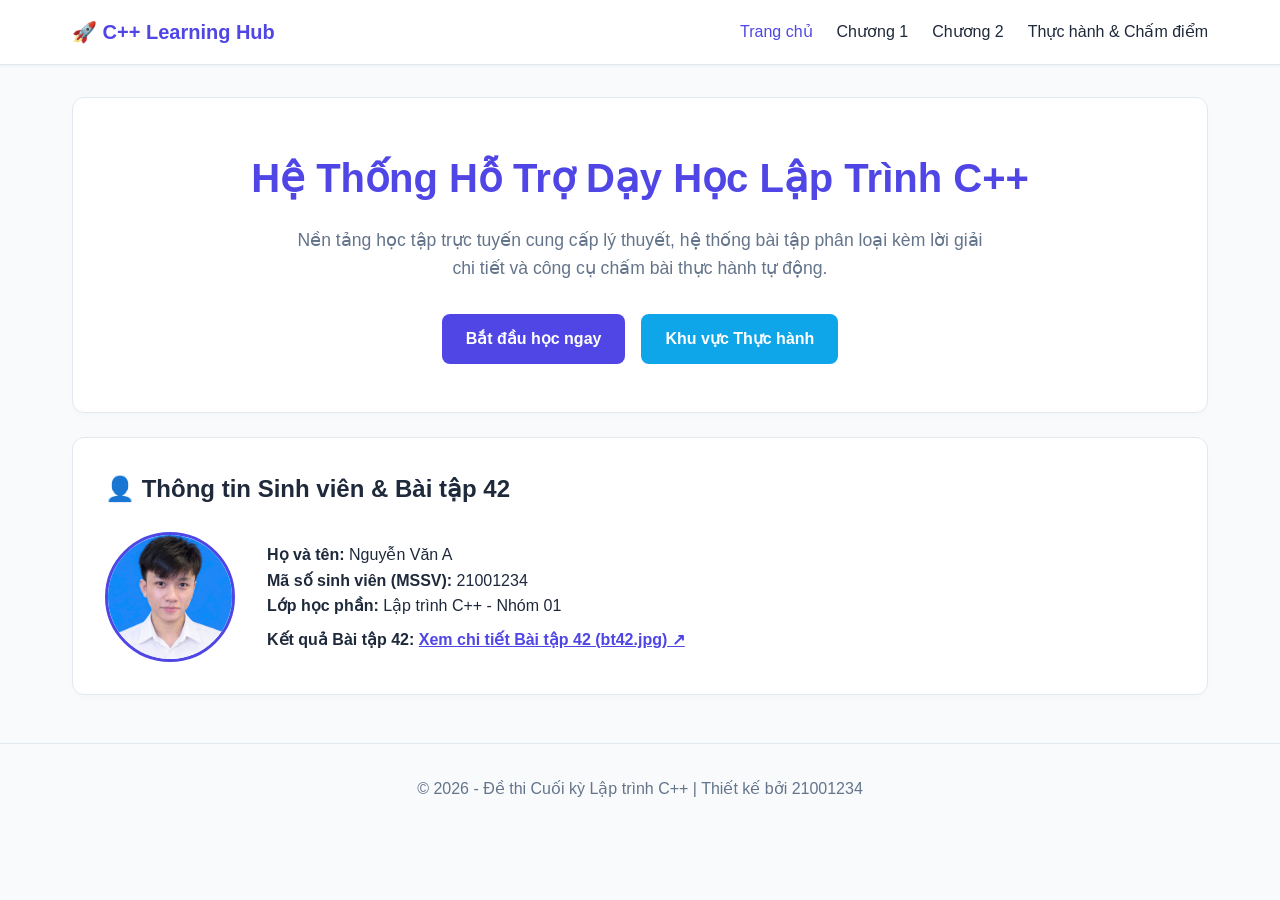
<file: index.html>
<!DOCTYPE html>
<html lang="vi">
<head>
    <meta charset="UTF-8">
    <meta name="viewport" content="width=device-width, initial-scale=1.0">
    <title>Hệ Thống Hỗ Trợ Dạy Học Lập Trình C++</title>
    <link rel="stylesheet" href="style.css">
</head>
<body>
    <header>
        <div class="nav-container">
            <a href="index.html" class="logo">🚀 C++ Learning Hub</a>
            <ul class="nav-links">
                <li><a href="index.html" class="active">Trang chủ</a></li>
                <li><a href="chuong1.html">Chương 1</a></li>
                <li><a href="chuong2.html">Chương 2</a></li>
                <li><a href="thuchanh.html">Thực hành & Chấm điểm</a></li>
            </ul>
        </div>
    </header>

    <div class="container">
        <div class="card" style="text-align: center; padding: 3rem 2rem;">
            <h1 style="font-size: 2.5rem; margin-bottom: 1rem; color: var(--primary-color);">Hệ Thống Hỗ Trợ Dạy Học Lập Trình C++</h1>
            <p style="color: var(--text-muted); font-size: 1.1rem; max-width: 700px; margin: 0 auto 2rem;">Nền tảng học tập trực tuyến cung cấp lý thuyết, hệ thống bài tập phân loại kèm lời giải chi tiết và công cụ chấm bài thực hành tự động.</p>
            <div style="display: flex; gap: 1rem; justify-content: center;">
                <a href="chuong1.html" class="btn">Bắt đầu học ngay</a>
                <a href="thuchanh.html" class="btn" style="background: #0ea5e9;">Khu vực Thực hành</a>
            </div>
        </div>

        <!-- Phần 2: Thông tin sinh viên & BT42 -->
        <div class="card">
            <h2>👤 Thông tin Sinh viên & Bài tập 42</h2>
            <div style="display: flex; gap: 2rem; align-items: center; margin-top: 1.5rem; flex-wrap: wrap;">
                <img src="avt.jpg" alt="Ảnh sinh viên" style="width: 130px; height: 130px; border-radius: 50%; object-fit: cover; border: 3px solid var(--primary-color);">
                <div>
                    <p><strong>Họ và tên:</strong> Nguyễn Văn A</p>
                    <p><strong>Mã số sinh viên (MSSV):</strong> 21001234</p>
                    <p><strong>Lớp học phần:</strong> Lập trình C++ - Nhóm 01</p>
                    <p style="margin-top: 0.5rem;"><strong>Kết quả Bài tập 42:</strong> <a href="bt42.jpg" target="_blank" style="color: var(--primary-color); text-decoration: underline; font-weight: 600;">Xem chi tiết Bài tập 42 (bt42.jpg) ↗</a></p>
                </div>
            </div>
        </div>
    </div>

    <footer>
        <p>&copy; 2026 - Đề thi Cuối kỳ Lập trình C++ | Thiết kế bởi 21001234</p>
    </footer>
</body>
</html>
</file>
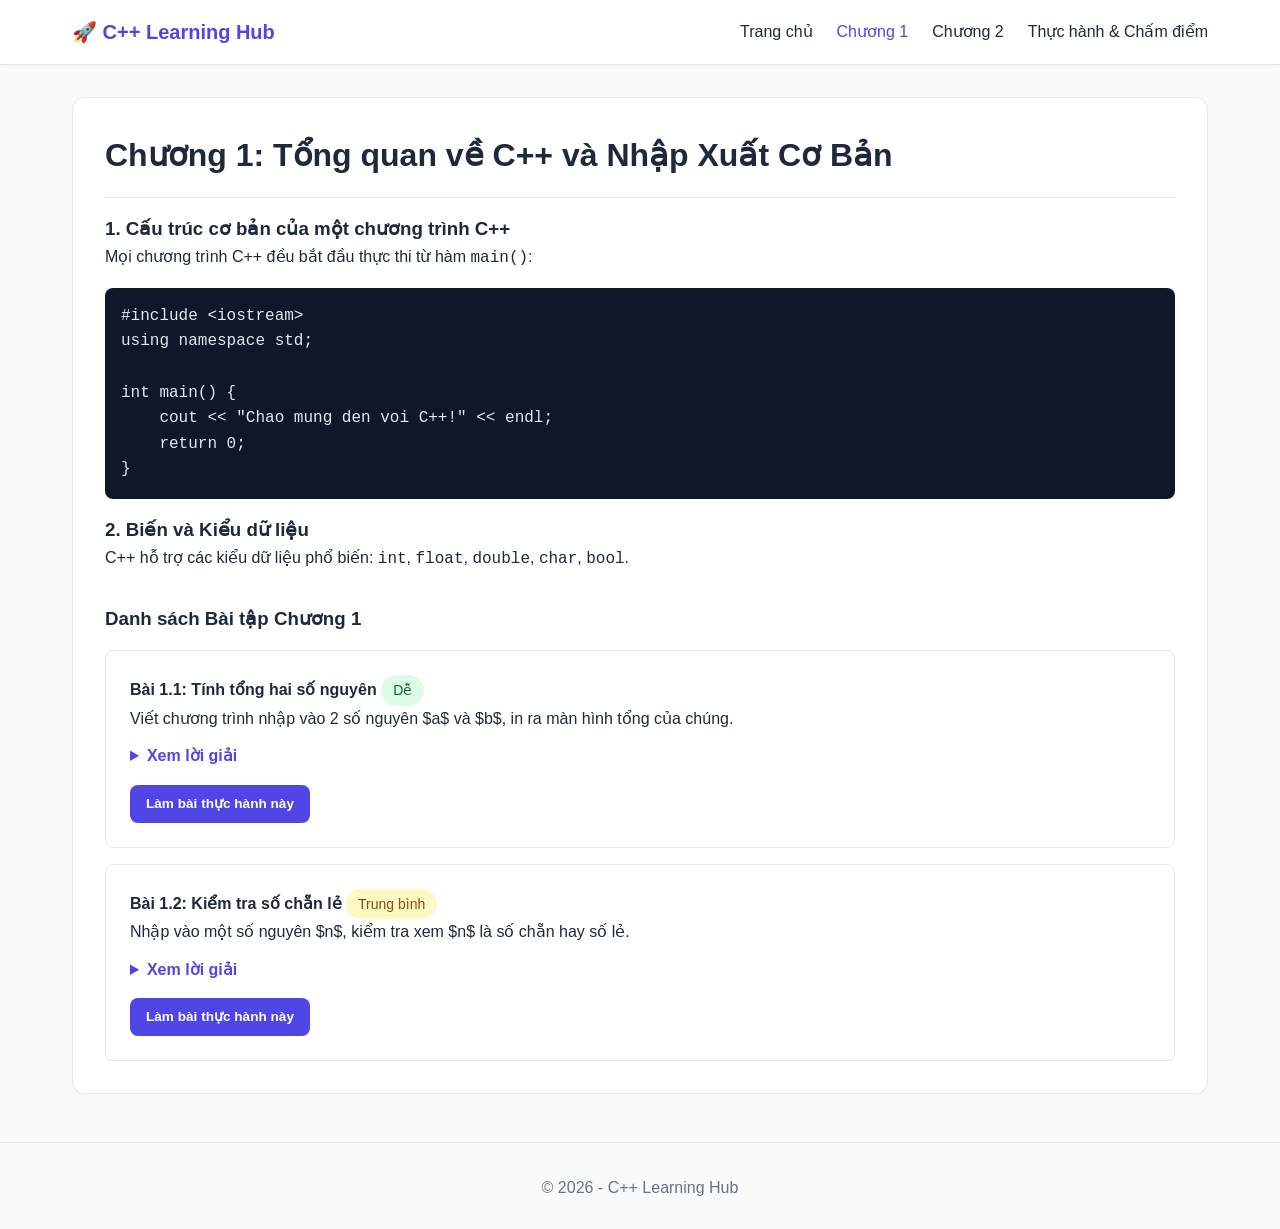
<file: chuong1.html>
<!DOCTYPE html>
<html lang="vi">
<head>
    <meta charset="UTF-8">
    <meta name="viewport" content="width=device-width, initial-scale=1.0">
    <title>Chương 1: Tổng quan C++ & Nhập Xuất</title>
    <link rel="stylesheet" href="style.css">
</head>
<body>
    <header>
        <div class="nav-container">
            <a href="index.html" class="logo">🚀 C++ Learning Hub</a>
            <ul class="nav-links">
                <li><a href="index.html">Trang chủ</a></li>
                <li><a href="chuong1.html" class="active">Chương 1</a></li>
                <li><a href="chuong2.html">Chương 2</a></li>
                <li><a href="thuchanh.html">Thực hành & Chấm điểm</a></li>
            </ul>
        </div>
    </header>

    <div class="container">
        <div class="card">
            <h1>Chương 1: Tổng quan về C++ và Nhập Xuất Cơ Bản</h1>
            <hr style="margin: 1rem 0; border: 0; border-top: 1px solid var(--border-color);">
            
            <h3>1. Cấu trúc cơ bản của một chương trình C++</h3>
            <p>Mọi chương trình C++ đều bắt đầu thực thi từ hàm <code>main()</code>:</p>
            <pre><code>#include &lt;iostream&gt;
using namespace std;

int main() {
    cout << "Chao mung den voi C++!" << endl;
    return 0;
}</code></pre>

            <h3>2. Biến và Kiểu dữ liệu</h3>
            <p>C++ hỗ trợ các kiểu dữ liệu phổ biến: <code>int</code>, <code>float</code>, <code>double</code>, <code>char</code>, <code>bool</code>.</p>

            <h3 style="margin-top: 2rem;">Danh sách Bài tập Chương 1</h3>
            
            <div style="margin-top: 1rem; border: 1px solid var(--border-color); border-radius: 8px; padding: 1.5rem; margin-bottom: 1rem;">
                <h4>Bài 1.1: Tính tổng hai số nguyên <span class="badge badge-easy">Dễ</span></h4>
                <p>Viết chương trình nhập vào 2 số nguyên $a$ và $b$, in ra màn hình tổng của chúng.</p>
                <details style="margin-top: 0.75rem;">
                    <summary style="cursor: pointer; color: var(--primary-color); font-weight: 600;">Xem lời giải</summary>
                    <pre><code>#include &lt;iostream&gt;
using namespace std;
int main() {
    int a, b;
    cin >> a >> b;
    cout << "Tong = " << a + b;
    return 0;
}</code></pre>
                </details>
                <a href="thuchanh.html?bai=1" class="btn" style="margin-top: 1rem; font-size: 0.85rem; padding: 0.5rem 1rem;">Làm bài thực hành này</a>
            </div>

            <div style="border: 1px solid var(--border-color); border-radius: 8px; padding: 1.5rem;">
                <h4>Bài 1.2: Kiểm tra số chẵn lẻ <span class="badge badge-medium">Trung bình</span></h4>
                <p>Nhập vào một số nguyên $n$, kiểm tra xem $n$ là số chẵn hay số lẻ.</p>
                <details style="margin-top: 0.75rem;">
                    <summary style="cursor: pointer; color: var(--primary-color); font-weight: 600;">Xem lời giải</summary>
                    <pre><code>#include &lt;iostream&gt;
using namespace std;
int main() {
    int n;
    cin >> n;
    if (n % 2 == 0) cout << n << " la so chan";
    else cout << n << " la so le";
    return 0;
}</code></pre>
                </details>
                <a href="thuchanh.html?bai=2" class="btn" style="margin-top: 1rem; font-size: 0.85rem; padding: 0.5rem 1rem;">Làm bài thực hành này</a>
            </div>
        </div>
    </div>

    <footer>
        <p>&copy; 2026 - C++ Learning Hub</p>
    </footer>
</body>
</html>
</file>
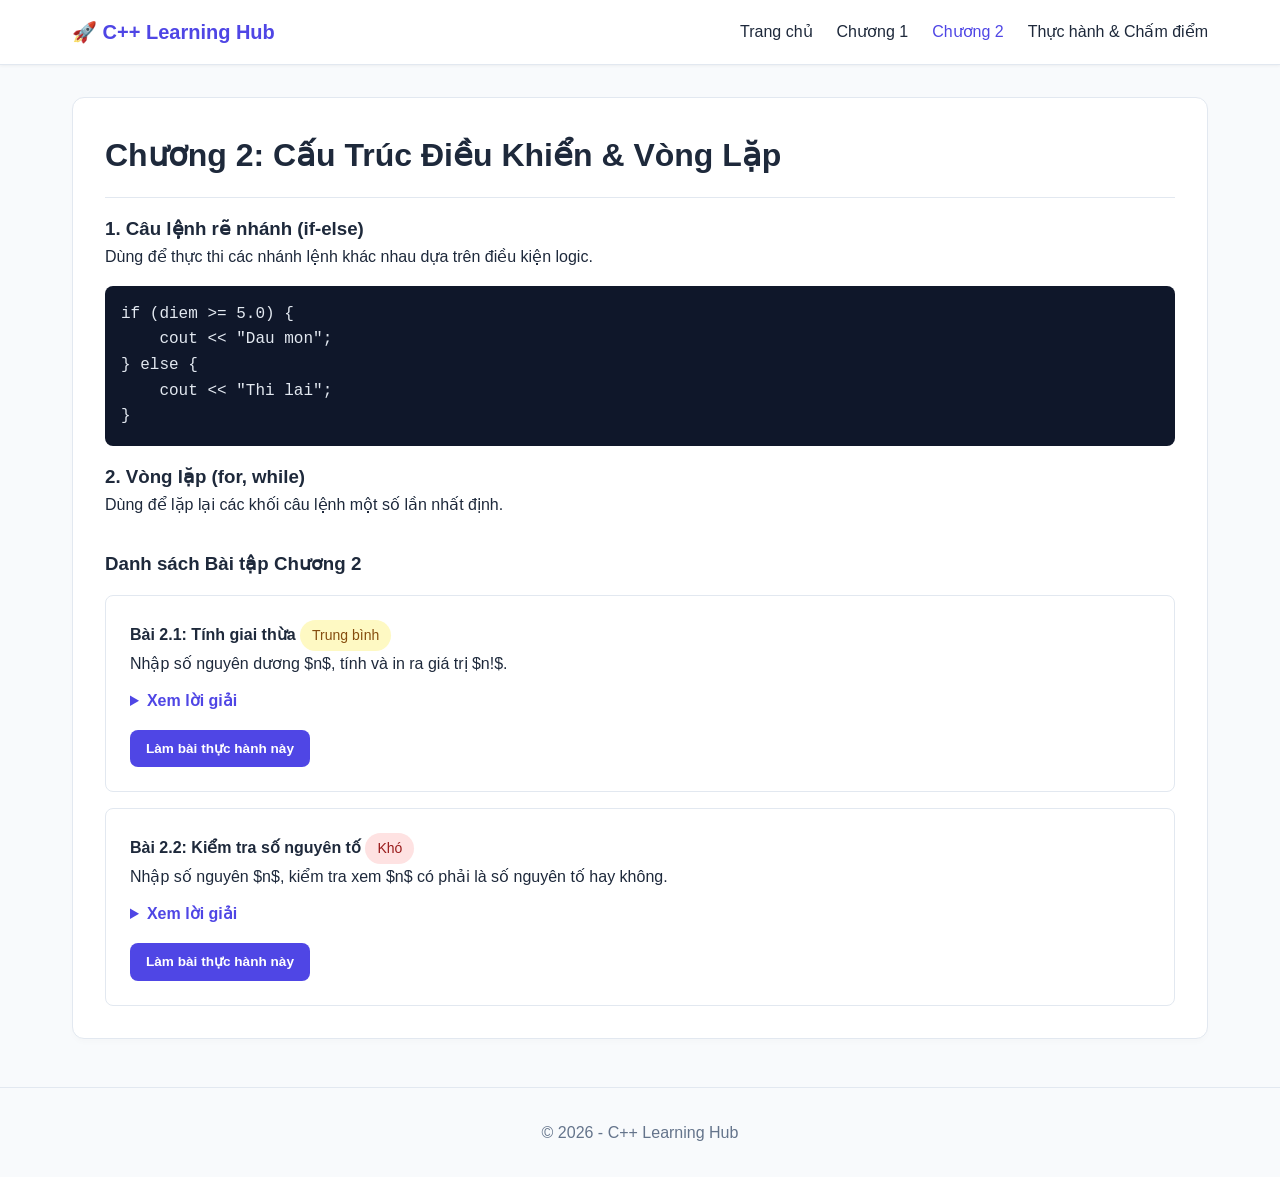
<file: chuong2.html>
<!DOCTYPE html>
<html lang="vi">
<head>
    <meta charset="UTF-8">
    <meta name="viewport" content="width=device-width, initial-scale=1.0">
    <title>Chương 2: Cấu Trúc Điều Khiển</title>
    <link rel="stylesheet" href="style.css">
</head>
<body>
    <header>
        <div class="nav-container">
            <a href="index.html" class="logo">🚀 C++ Learning Hub</a>
            <ul class="nav-links">
                <li><a href="index.html">Trang chủ</a></li>
                <li><a href="chuong1.html">Chương 1</a></li>
                <li><a href="chuong2.html" class="active">Chương 2</a></li>
                <li><a href="thuchanh.html">Thực hành & Chấm điểm</a></li>
            </ul>
        </div>
    </header>

    <div class="container">
        <div class="card">
            <h1>Chương 2: Cấu Trúc Điều Khiển & Vòng Lặp</h1>
            <hr style="margin: 1rem 0; border: 0; border-top: 1px solid var(--border-color);">
            
            <h3>1. Câu lệnh rẽ nhánh (if-else)</h3>
            <p>Dùng để thực thi các nhánh lệnh khác nhau dựa trên điều kiện logic.</p>
            <pre><code>if (diem >= 5.0) {
    cout << "Dau mon";
} else {
    cout << "Thi lai";
}</code></pre>

            <h3>2. Vòng lặp (for, while)</h3>
            <p>Dùng để lặp lại các khối câu lệnh một số lần nhất định.</p>

            <h3 style="margin-top: 2rem;">Danh sách Bài tập Chương 2</h3>
            
            <div style="margin-top: 1rem; border: 1px solid var(--border-color); border-radius: 8px; padding: 1.5rem; margin-bottom: 1rem;">
                <h4>Bài 2.1: Tính giai thừa <span class="badge badge-medium">Trung bình</span></h4>
                <p>Nhập số nguyên dương $n$, tính và in ra giá trị $n!$.</p>
                <details style="margin-top: 0.75rem;">
                    <summary style="cursor: pointer; color: var(--primary-color); font-weight: 600;">Xem lời giải</summary>
                    <pre><code>#include &lt;iostream&gt;
using namespace std;
int main() {
    int n;
    long long gt = 1;
    cin >> n;
    for(int i = 1; i <= n; i++) gt *= i;
    cout << "Giai thua = " << gt;
    return 0;
}</code></pre>
                </details>
                <a href="thuchanh.html?bai=3" class="btn" style="margin-top: 1rem; font-size: 0.85rem; padding: 0.5rem 1rem;">Làm bài thực hành này</a>
            </div>

            <div style="border: 1px solid var(--border-color); border-radius: 8px; padding: 1.5rem;">
                <h4>Bài 2.2: Kiểm tra số nguyên tố <span class="badge badge-hard">Khó</span></h4>
                <p>Nhập số nguyên $n$, kiểm tra xem $n$ có phải là số nguyên tố hay không.</p>
                <details style="margin-top: 0.75rem;">
                    <summary style="cursor: pointer; color: var(--primary-color); font-weight: 600;">Xem lời giải</summary>
                    <pre><code>#include &lt;iostream&gt;
#include &lt;cmath&gt;
using namespace std;
int main() {
    int n;
    cin >> n;
    if (n < 2) { cout << "Khong phai SNT"; return 0; }
    bool nt = true;
    for(int i = 2; i <= sqrt(n); i++) {
        if(n % i == 0) { nt = false; break; }
    }
    if(nt) cout << n << " la so nguyen to";
    else cout << n << " khong phai so nguyen to";
    return 0;
}</code></pre>
                </details>
                <a href="thuchanh.html?bai=4" class="btn" style="margin-top: 1rem; font-size: 0.85rem; padding: 0.5rem 1rem;">Làm bài thực hành này</a>
            </div>
        </div>
    </div>

    <footer>
        <p>&copy; 2026 - C++ Learning Hub</p>
    </footer>
</body>
</html>
</file>
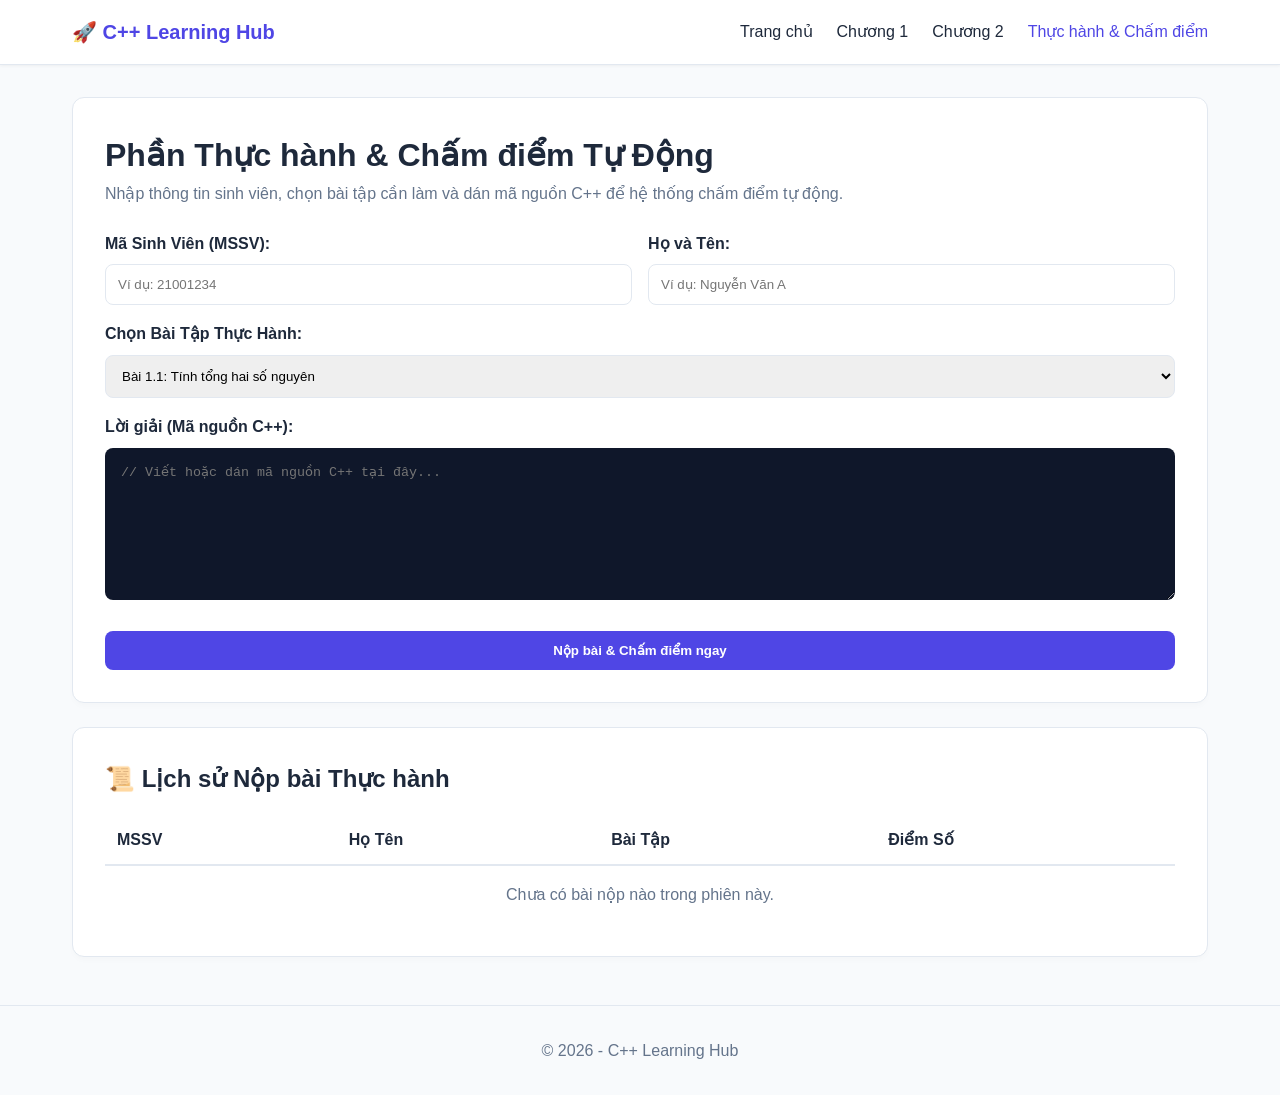
<file: thuchanh.html>
<!DOCTYPE html>
<html lang="vi">
<head>
    <meta charset="UTF-8">
    <meta name="viewport" content="width=device-width, initial-scale=1.0">
    <title>Phần Thực hành & Chấm điểm C++</title>
    <link rel="stylesheet" href="style.css">
</head>
<body>
    <header>
        <div class="nav-container">
            <a href="index.html" class="logo">🚀 C++ Learning Hub</a>
            <ul class="nav-links">
                <li><a href="index.html">Trang chủ</a></li>
                <li><a href="chuong1.html">Chương 1</a></li>
                <li><a href="chuong2.html">Chương 2</a></li>
                <li><a href="thuchanh.html" class="active">Thực hành & Chấm điểm</a></li>
            </ul>
        </div>
    </header>

    <div class="container">
        <div class="card">
            <h1>Phần Thực hành & Chấm điểm Tự Động</h1>
            <p style="color: var(--text-muted); margin-bottom: 1.5rem;">Nhập thông tin sinh viên, chọn bài tập cần làm và dán mã nguồn C++ để hệ thống chấm điểm tự động.</p>
            
            <form id="submitForm">
                <div style="display: grid; grid-template-columns: 1fr 1fr; gap: 1rem; margin-bottom: 1rem;">
                    <div>
                        <label style="display: block; font-weight: 600; margin-bottom: 0.5rem;">Mã Sinh Viên (MSSV):</label>
                        <input type="text" id="mssv" required placeholder="Ví dụ: 21001234" style="width: 100%; padding: 0.75rem; border: 1px solid var(--border-color); border-radius: 8px;">
                    </div>
                    <div>
                        <label style="display: block; font-weight: 600; margin-bottom: 0.5rem;">Họ và Tên:</label>
                        <input type="text" id="hoten" required placeholder="Ví dụ: Nguyễn Văn A" style="width: 100%; padding: 0.75rem; border: 1px solid var(--border-color); border-radius: 8px;">
                    </div>
                </div>

                <div style="margin-bottom: 1rem;">
                    <label style="display: block; font-weight: 600; margin-bottom: 0.5rem;">Chọn Bài Tập Thực Hành:</label>
                    <select id="baiTap" style="width: 100%; padding: 0.75rem; border: 1px solid var(--border-color); border-radius: 8px;">
                        <option value="1">Bài 1.1: Tính tổng hai số nguyên</option>
                        <option value="2">Bài 1.2: Kiểm tra số chẵn lẻ</option>
                        <option value="3">Bài 2.1: Tính giai thừa</option>
                        <option value="4">Bài 2.2: Kiểm tra số nguyên tố</option>
                    </select>
                </div>

                <div style="margin-bottom: 1.5rem;">
                    <label style="display: block; font-weight: 600; margin-bottom: 0.5rem;">Lời giải (Mã nguồn C++):</label>
                    <textarea id="sourceCode" rows="8" required placeholder="// Viết hoặc dán mã nguồn C++ tại đây..." style="width: 100%; padding: 1rem; font-family: 'Fira Code', monospace; background: var(--code-bg); color: var(--code-text); border-radius: 8px; border: none;"></textarea>
                </div>

                <button type="submit" class="btn" style="width: 100%;">Nộp bài & Chấm điểm ngay</button>
            </form>

            <div id="resultBox" style="display: none; margin-top: 2rem; padding: 1.5rem; border-radius: 8px; background: #f0fdf4; border: 1px solid #bbf7d0;">
                <h3 style="color: #166534; margin-bottom: 0.5rem;">Kết quả chấm bài</h3>
                <p id="resultScore" style="font-size: 1.25rem; font-weight: bold; color: #15803d;"></p>
                <p id="resultFeedback" style="margin-top: 0.5rem; color: #166534;"></p>
            </div>
        </div>

        <!-- Bảng lịch sử nộp bài -->
        <div class="card">
            <h2>📜 Lịch sử Nộp bài Thực hành</h2>
            <table style="width: 100%; margin-top: 1rem; border-collapse: collapse;">
                <thead>
                    <tr style="border-bottom: 2px solid var(--border-color); text-align: left;">
                        <th style="padding: 0.75rem;">MSSV</th>
                        <th style="padding: 0.75rem;">Họ Tên</th>
                        <th style="padding: 0.75rem;">Bài Tập</th>
                        <th style="padding: 0.75rem;">Điểm Số</th>
                    </tr>
                </thead>
                <tbody id="historyTable">
                    <tr>
                        <td colspan="4" style="padding: 1rem; text-align: center; color: var(--text-muted);">Chưa có bài nộp nào trong phiên này.</td>
                    </tr>
                </tbody>
            </table>
        </div>
    </div>

    <footer>
        <p>&copy; 2026 - C++ Learning Hub</p>
    </footer>

    <script>
        // Tự động nhận diện bài tập từ URL nếu bấm từ trang chương học
        const urlParams = new URLSearchParams(window.location.search);
        const bai = urlParams.get('bai');
        if(bai) { document.getElementById('baiTap').value = bai; }

        document.getElementById('submitForm').addEventListener('submit', function(e) {
            e.preventDefault();
            const mssv = document.getElementById('mssv').value;
            const hoten = document.getElementById('hoten').value;
            const baiTapText = document.getElementById('baiTap').options[document.getElementById('baiTap').selectedIndex].text;
            const code = document.getElementById('sourceCode').value;

            // Bộ chấm điểm tự động mô phỏng
            let score = 10;
            let feedback = "Mã nguồn hợp lệ, đúng cấu trúc hàm main và sử dụng tốt thư viện iostream.";
            
            if (!code.includes('#include')) {
                score -= 4;
                feedback = "Thiếu khai báo thư viện `#include <iostream>`.";
            } else if (!code.includes('main')) {
                score -= 4;
                feedback = "Thiếu cấu trúc hàm `main()` chuẩn trong C++.";
            } else if (!code.includes('cout') && !code.includes('cin')) {
                score -= 2;
                feedback = "Chương trình chưa thực hiện nhập/xuất dữ liệu (cin/cout).";
            }

            // Hiển thị kết quả
            const resultBox = document.getElementById('resultBox');
            resultBox.style.display = 'block';
            document.getElementById('resultScore').innerText = `Điểm số: ${score} / 10.0`;
            document.getElementById('resultFeedback').innerText = `Nhận xét: ${feedback}`;

            // Cập nhật bảng lịch sử
            const historyTable = document.getElementById('historyTable');
            if (historyTable.innerHTML.includes('Chưa có bài nộp')) {
                historyTable.innerHTML = '';
            }
            const newRow = `
                <tr style="border-bottom: 1px solid var(--border-color);">
                    <td style="padding: 0.75rem;">${mssv}</td>
                    <td style="padding: 0.75rem;">${hoten}</td>
                    <td style="padding: 0.75rem;">${baiTapText}</td>
                    <td style="padding: 0.75rem;"><span class="badge badge-easy">${score}/10</span></td>
                </tr>
            `;
            historyTable.innerHTML += newRow;

            window.scrollTo({ top: document.body.scrollHeight, behavior: 'smooth' });
        });
    </script>
</body>
</html>
</file>
<file: style.css>
:root {
    --primary-color: #4f46e5;
    --primary-hover: #4338ca;
    --bg-color: #f8fafc;
    --card-bg: #ffffff;
    --text-color: #1e293b;
    --text-muted: #64748b;
    --border-color: #e2e8f0;
    --code-bg: #0f172a;
    --code-text: #e2e8f0;
}

* {
    box-sizing: border-box;
    margin: 0;
    padding: 0;
    font-family: 'Segoe UI', Tahoma, Geneva, Verdana, sans-serif;
}

body {
    background-color: var(--bg-color);
    color: var(--text-color);
    line-height: 1.6;
}

header {
    background: var(--card-bg);
    border-bottom: 1px solid var(--border-color);
    position: sticky;
    top: 0;
    z-index: 1000;
    box-shadow: 0 1px 3px rgba(0,0,0,0.05);
}

.nav-container {
    max-width: 1200px;
    margin: 0 auto;
    display: flex;
    justify-content: space-between;
    align-items: center;
    padding: 1rem 2rem;
}

.logo {
    font-size: 1.25rem;
    font-weight: bold;
    color: var(--primary-color);
    text-decoration: none;
    display: flex;
    align-items: center;
    gap: 8px;
}

.nav-links {
    display: flex;
    gap: 1.5rem;
    list-style: none;
    align-items: center;
}

    .nav-links a {
        text-decoration: none;
        color: var(--text-color);
        font-weight: 500;
        transition: color 0.2s;
    }

        .nav-links a:hover, .nav-links a.active {
            color: var(--primary-color);
        }

.container {
    max-width: 1200px;
    margin: 2rem auto;
    padding: 0 2rem;
}

.card {
    background: var(--card-bg);
    border: 1px solid var(--border-color);
    border-radius: 12px;
    padding: 2rem;
    margin-bottom: 1.5rem;
    box-shadow: 0 4px 6px -1px rgba(0,0,0,0.02);
}

.btn {
    background: var(--primary-color);
    color: white;
    padding: 0.75rem 1.5rem;
    border: none;
    border-radius: 8px;
    font-weight: 600;
    cursor: pointer;
    transition: background 0.2s;
    text-decoration: none;
    display: inline-block;
}

    .btn:hover {
        background: var(--primary-hover);
    }

pre {
    background: var(--code-bg);
    color: var(--code-text);
    padding: 1rem;
    border-radius: 8px;
    overflow-x: auto;
    margin: 1rem 0;
    font-family: 'Fira Code', monospace;
}

code {
    font-family: 'Fira Code', monospace;
}

.badge {
    display: inline-block;
    padding: 0.25rem 0.75rem;
    border-radius: 9999px;
    font-size: 0.875rem;
    font-weight: 500;
}

.badge-easy {
    background: #dcfce7;
    color: #166534;
}

.badge-medium {
    background: #fef9c3;
    color: #854d0e;
}

.badge-hard {
    background: #fee2e2;
    color: #991b1b;
}

footer {
    text-align: center;
    padding: 2rem;
    color: var(--text-muted);
    border-top: 1px solid var(--border-color);
    margin-top: 3rem;
}
</file>
